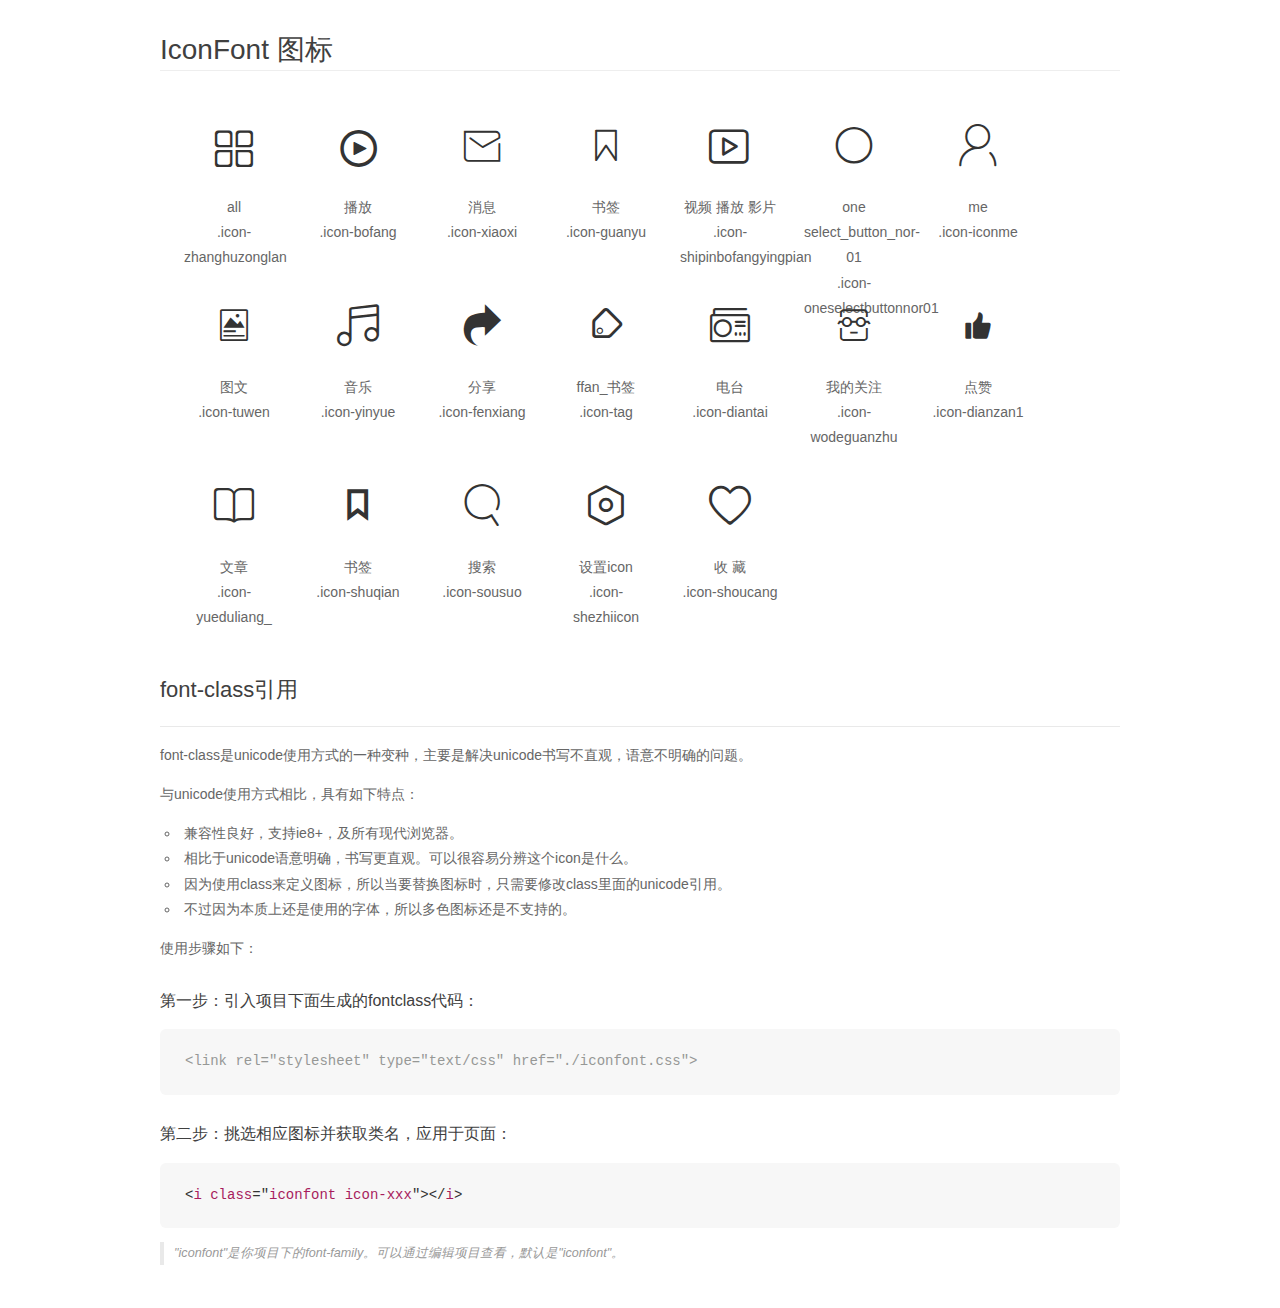
<file: assets/iconfont/demo_fontclass.html>
<!DOCTYPE html>
<html>
<head>
    <meta charset="utf-8"/>
    <title>IconFont</title>
    <link rel="stylesheet" href="demo.css">
    <link rel="stylesheet" href="iconfont.css">
</head>
<body>
    <div class="main markdown">
        <h1>IconFont 图标</h1>
        <ul class="icon_lists clear">
            
                <li>
                <i class="icon iconfont icon-zhanghuzonglan"></i>
                    <div class="name">all</div>
                    <div class="fontclass">.icon-zhanghuzonglan</div>
                </li>
            
                <li>
                <i class="icon iconfont icon-bofang"></i>
                    <div class="name">播放</div>
                    <div class="fontclass">.icon-bofang</div>
                </li>
            
                <li>
                <i class="icon iconfont icon-xiaoxi"></i>
                    <div class="name">消息</div>
                    <div class="fontclass">.icon-xiaoxi</div>
                </li>
            
                <li>
                <i class="icon iconfont icon-guanyu"></i>
                    <div class="name">书签</div>
                    <div class="fontclass">.icon-guanyu</div>
                </li>
            
                <li>
                <i class="icon iconfont icon-shipinbofangyingpian"></i>
                    <div class="name">视频 播放 影片</div>
                    <div class="fontclass">.icon-shipinbofangyingpian</div>
                </li>
            
                <li>
                <i class="icon iconfont icon-oneselectbuttonnor01"></i>
                    <div class="name">one select_button_nor-01</div>
                    <div class="fontclass">.icon-oneselectbuttonnor01</div>
                </li>
            
                <li>
                <i class="icon iconfont icon-iconme"></i>
                    <div class="name">me</div>
                    <div class="fontclass">.icon-iconme</div>
                </li>
            
                <li>
                <i class="icon iconfont icon-tuwen"></i>
                    <div class="name">图文</div>
                    <div class="fontclass">.icon-tuwen</div>
                </li>
            
                <li>
                <i class="icon iconfont icon-yinyue"></i>
                    <div class="name">音乐</div>
                    <div class="fontclass">.icon-yinyue</div>
                </li>
            
                <li>
                <i class="icon iconfont icon-fenxiang"></i>
                    <div class="name">分享</div>
                    <div class="fontclass">.icon-fenxiang</div>
                </li>
            
                <li>
                <i class="icon iconfont icon-tag"></i>
                    <div class="name">ffan_书签</div>
                    <div class="fontclass">.icon-tag</div>
                </li>
            
                <li>
                <i class="icon iconfont icon-diantai"></i>
                    <div class="name">电台</div>
                    <div class="fontclass">.icon-diantai</div>
                </li>
            
                <li>
                <i class="icon iconfont icon-wodeguanzhu"></i>
                    <div class="name">我的关注</div>
                    <div class="fontclass">.icon-wodeguanzhu</div>
                </li>
            
                <li>
                <i class="icon iconfont icon-dianzan1"></i>
                    <div class="name">点赞</div>
                    <div class="fontclass">.icon-dianzan1</div>
                </li>
            
                <li>
                <i class="icon iconfont icon-yueduliang_"></i>
                    <div class="name">文章</div>
                    <div class="fontclass">.icon-yueduliang_</div>
                </li>
            
                <li>
                <i class="icon iconfont icon-shuqian"></i>
                    <div class="name">书签</div>
                    <div class="fontclass">.icon-shuqian</div>
                </li>
            
                <li>
                <i class="icon iconfont icon-sousuo"></i>
                    <div class="name">搜索</div>
                    <div class="fontclass">.icon-sousuo</div>
                </li>
            
                <li>
                <i class="icon iconfont icon-shezhiicon"></i>
                    <div class="name">设置icon</div>
                    <div class="fontclass">.icon-shezhiicon</div>
                </li>
            
                <li>
                <i class="icon iconfont icon-shoucang"></i>
                    <div class="name">收 藏</div>
                    <div class="fontclass">.icon-shoucang</div>
                </li>
            
        </ul>

        <h2 id="font-class-">font-class引用</h2>
        <hr>

        <p>font-class是unicode使用方式的一种变种，主要是解决unicode书写不直观，语意不明确的问题。</p>
        <p>与unicode使用方式相比，具有如下特点：</p>
        <ul>
        <li>兼容性良好，支持ie8+，及所有现代浏览器。</li>
        <li>相比于unicode语意明确，书写更直观。可以很容易分辨这个icon是什么。</li>
        <li>因为使用class来定义图标，所以当要替换图标时，只需要修改class里面的unicode引用。</li>
        <li>不过因为本质上还是使用的字体，所以多色图标还是不支持的。</li>
        </ul>
        <p>使用步骤如下：</p>
        <h3 id="-fontclass-">第一步：引入项目下面生成的fontclass代码：</h3>


        <pre><code class="lang-js hljs javascript"><span class="hljs-comment">&lt;link rel="stylesheet" type="text/css" href="./iconfont.css"&gt;</span></code></pre>
        <h3 id="-">第二步：挑选相应图标并获取类名，应用于页面：</h3>
        <pre><code class="lang-css hljs">&lt;<span class="hljs-selector-tag">i</span> <span class="hljs-selector-tag">class</span>="<span class="hljs-selector-tag">iconfont</span> <span class="hljs-selector-tag">icon-xxx</span>"&gt;&lt;/<span class="hljs-selector-tag">i</span>&gt;</code></pre>
        <blockquote>
        <p>"iconfont"是你项目下的font-family。可以通过编辑项目查看，默认是"iconfont"。</p>
        </blockquote>
    </div>
</body>
</html>
</file>
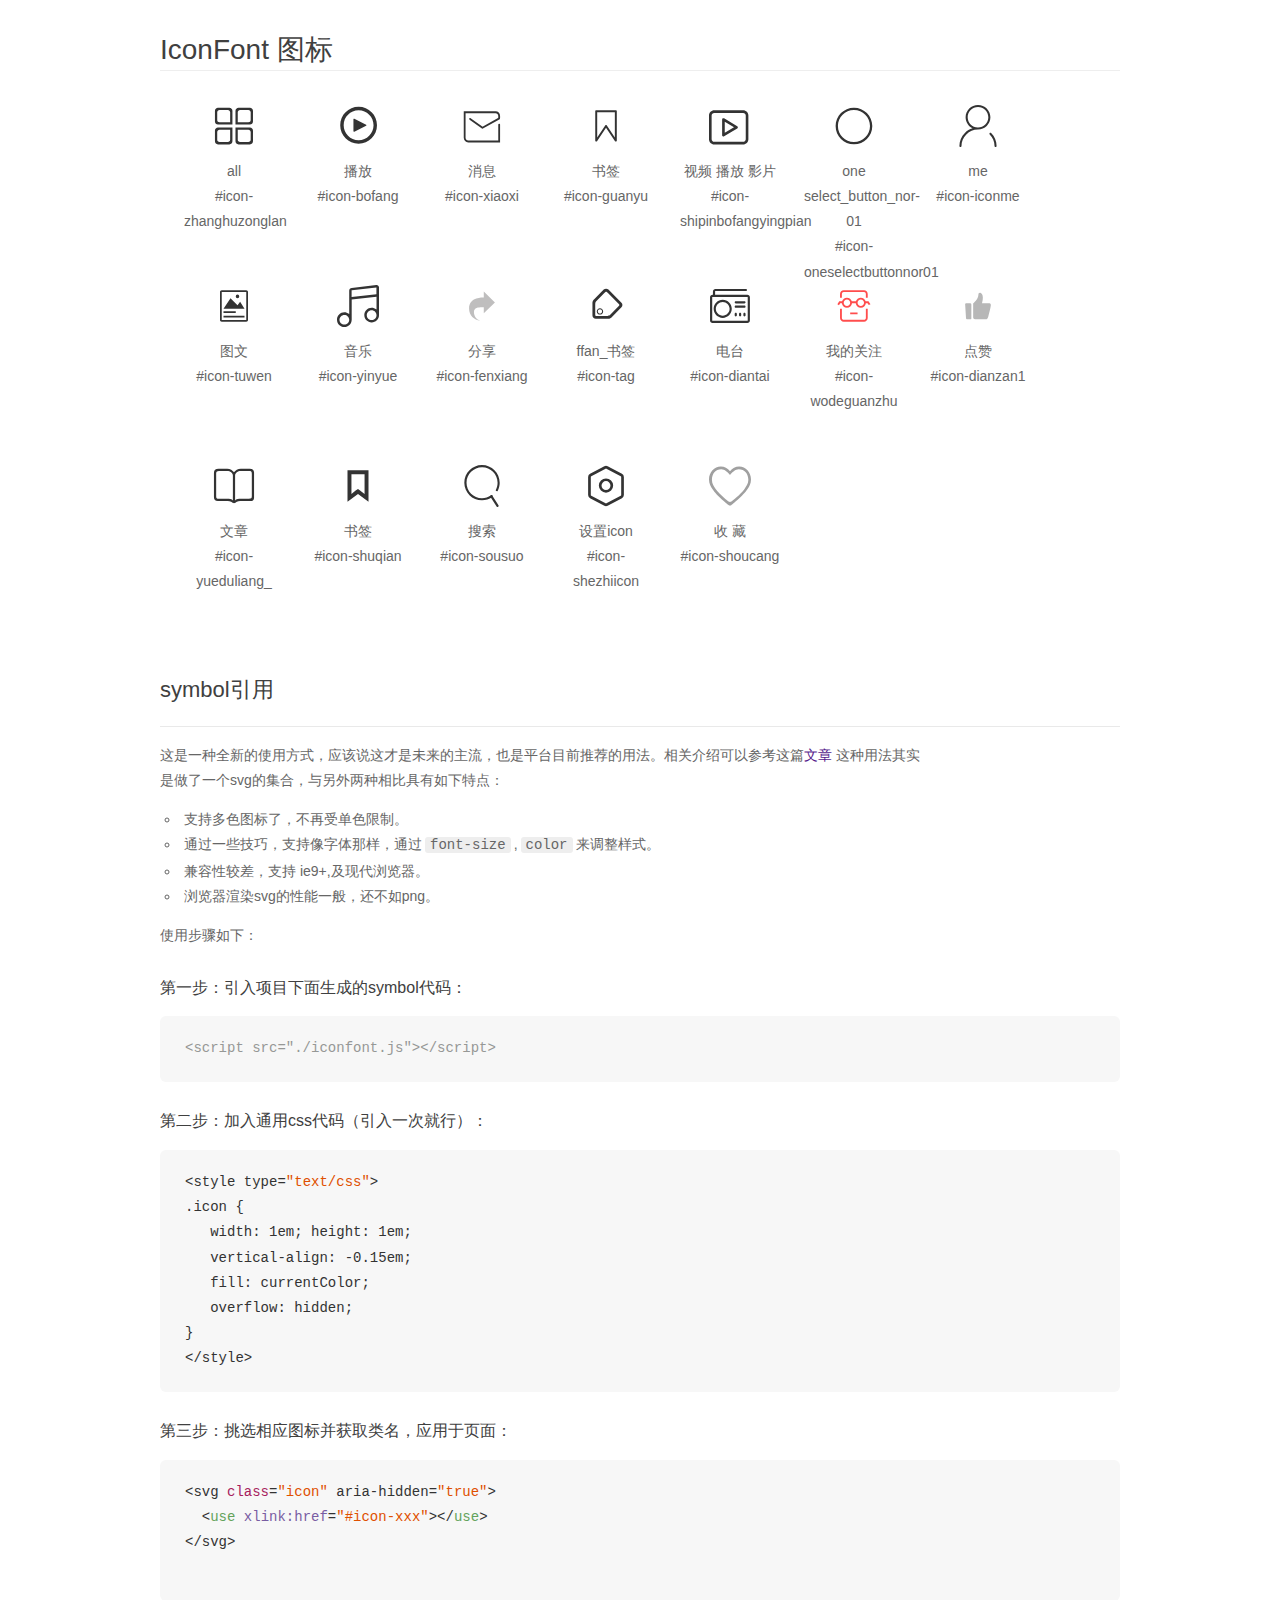
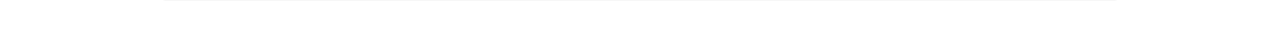
<file: assets/iconfont/demo_symbol.html>
<!DOCTYPE html>
<html>
<head>
    <meta charset="utf-8"/>
    <title>IconFont</title>
    <link rel="stylesheet" href="demo.css">
    <script src="iconfont.js"></script>

    <style type="text/css">
        .icon {
          /* 通过设置 font-size 来改变图标大小 */
          width: 1em; height: 1em;
          /* 图标和文字相邻时，垂直对齐 */
          vertical-align: -0.15em;
          /* 通过设置 color 来改变 SVG 的颜色/fill */
          fill: currentColor;
          /* path 和 stroke 溢出 viewBox 部分在 IE 下会显示
             normalize.css 中也包含这行 */
          overflow: hidden;
        }

    </style>
</head>
<body>
    <div class="main markdown">
        <h1>IconFont 图标</h1>
        <ul class="icon_lists clear">
            
                <li>
                    <svg class="icon" aria-hidden="true">
                        <use xlink:href="#icon-zhanghuzonglan"></use>
                    </svg>
                    <div class="name">all</div>
                    <div class="fontclass">#icon-zhanghuzonglan</div>
                </li>
            
                <li>
                    <svg class="icon" aria-hidden="true">
                        <use xlink:href="#icon-bofang"></use>
                    </svg>
                    <div class="name">播放</div>
                    <div class="fontclass">#icon-bofang</div>
                </li>
            
                <li>
                    <svg class="icon" aria-hidden="true">
                        <use xlink:href="#icon-xiaoxi"></use>
                    </svg>
                    <div class="name">消息</div>
                    <div class="fontclass">#icon-xiaoxi</div>
                </li>
            
                <li>
                    <svg class="icon" aria-hidden="true">
                        <use xlink:href="#icon-guanyu"></use>
                    </svg>
                    <div class="name">书签</div>
                    <div class="fontclass">#icon-guanyu</div>
                </li>
            
                <li>
                    <svg class="icon" aria-hidden="true">
                        <use xlink:href="#icon-shipinbofangyingpian"></use>
                    </svg>
                    <div class="name">视频 播放 影片</div>
                    <div class="fontclass">#icon-shipinbofangyingpian</div>
                </li>
            
                <li>
                    <svg class="icon" aria-hidden="true">
                        <use xlink:href="#icon-oneselectbuttonnor01"></use>
                    </svg>
                    <div class="name">one select_button_nor-01</div>
                    <div class="fontclass">#icon-oneselectbuttonnor01</div>
                </li>
            
                <li>
                    <svg class="icon" aria-hidden="true">
                        <use xlink:href="#icon-iconme"></use>
                    </svg>
                    <div class="name">me</div>
                    <div class="fontclass">#icon-iconme</div>
                </li>
            
                <li>
                    <svg class="icon" aria-hidden="true">
                        <use xlink:href="#icon-tuwen"></use>
                    </svg>
                    <div class="name">图文</div>
                    <div class="fontclass">#icon-tuwen</div>
                </li>
            
                <li>
                    <svg class="icon" aria-hidden="true">
                        <use xlink:href="#icon-yinyue"></use>
                    </svg>
                    <div class="name">音乐</div>
                    <div class="fontclass">#icon-yinyue</div>
                </li>
            
                <li>
                    <svg class="icon" aria-hidden="true">
                        <use xlink:href="#icon-fenxiang"></use>
                    </svg>
                    <div class="name">分享</div>
                    <div class="fontclass">#icon-fenxiang</div>
                </li>
            
                <li>
                    <svg class="icon" aria-hidden="true">
                        <use xlink:href="#icon-tag"></use>
                    </svg>
                    <div class="name">ffan_书签</div>
                    <div class="fontclass">#icon-tag</div>
                </li>
            
                <li>
                    <svg class="icon" aria-hidden="true">
                        <use xlink:href="#icon-diantai"></use>
                    </svg>
                    <div class="name">电台</div>
                    <div class="fontclass">#icon-diantai</div>
                </li>
            
                <li>
                    <svg class="icon" aria-hidden="true">
                        <use xlink:href="#icon-wodeguanzhu"></use>
                    </svg>
                    <div class="name">我的关注</div>
                    <div class="fontclass">#icon-wodeguanzhu</div>
                </li>
            
                <li>
                    <svg class="icon" aria-hidden="true">
                        <use xlink:href="#icon-dianzan1"></use>
                    </svg>
                    <div class="name">点赞</div>
                    <div class="fontclass">#icon-dianzan1</div>
                </li>
            
                <li>
                    <svg class="icon" aria-hidden="true">
                        <use xlink:href="#icon-yueduliang_"></use>
                    </svg>
                    <div class="name">文章</div>
                    <div class="fontclass">#icon-yueduliang_</div>
                </li>
            
                <li>
                    <svg class="icon" aria-hidden="true">
                        <use xlink:href="#icon-shuqian"></use>
                    </svg>
                    <div class="name">书签</div>
                    <div class="fontclass">#icon-shuqian</div>
                </li>
            
                <li>
                    <svg class="icon" aria-hidden="true">
                        <use xlink:href="#icon-sousuo"></use>
                    </svg>
                    <div class="name">搜索</div>
                    <div class="fontclass">#icon-sousuo</div>
                </li>
            
                <li>
                    <svg class="icon" aria-hidden="true">
                        <use xlink:href="#icon-shezhiicon"></use>
                    </svg>
                    <div class="name">设置icon</div>
                    <div class="fontclass">#icon-shezhiicon</div>
                </li>
            
                <li>
                    <svg class="icon" aria-hidden="true">
                        <use xlink:href="#icon-shoucang"></use>
                    </svg>
                    <div class="name">收 藏</div>
                    <div class="fontclass">#icon-shoucang</div>
                </li>
            
        </ul>


        <h2 id="symbol-">symbol引用</h2>
        <hr>

        <p>这是一种全新的使用方式，应该说这才是未来的主流，也是平台目前推荐的用法。相关介绍可以参考这篇<a href="">文章</a>
        这种用法其实是做了一个svg的集合，与另外两种相比具有如下特点：</p>
        <ul>
          <li>支持多色图标了，不再受单色限制。</li>
          <li>通过一些技巧，支持像字体那样，通过<code>font-size</code>,<code>color</code>来调整样式。</li>
          <li>兼容性较差，支持 ie9+,及现代浏览器。</li>
          <li>浏览器渲染svg的性能一般，还不如png。</li>
        </ul>
        <p>使用步骤如下：</p>
        <h3 id="-symbol-">第一步：引入项目下面生成的symbol代码：</h3>
        <pre><code class="lang-js hljs javascript"><span class="hljs-comment">&lt;script src="./iconfont.js"&gt;&lt;/script&gt;</span></code></pre>
        <h3 id="-css-">第二步：加入通用css代码（引入一次就行）：</h3>
        <pre><code class="lang-js hljs javascript">&lt;style type=<span class="hljs-string">"text/css"</span>&gt;
.icon {
   width: <span class="hljs-number">1</span>em; height: <span class="hljs-number">1</span>em;
   vertical-align: <span class="hljs-number">-0.15</span>em;
   fill: currentColor;
   overflow: hidden;
}
&lt;<span class="hljs-regexp">/style&gt;</span></code></pre>
        <h3 id="-">第三步：挑选相应图标并获取类名，应用于页面：</h3>
        <pre><code class="lang-js hljs javascript">&lt;svg <span class="hljs-class"><span class="hljs-keyword">class</span></span>=<span class="hljs-string">"icon"</span> aria-hidden=<span class="hljs-string">"true"</span>&gt;<span class="xml"><span class="hljs-tag">
  &lt;<span class="hljs-name">use</span> <span class="hljs-attr">xlink:href</span>=<span class="hljs-string">"#icon-xxx"</span>&gt;</span><span class="hljs-tag">&lt;/<span class="hljs-name">use</span>&gt;</span>
</span>&lt;<span class="hljs-regexp">/svg&gt;
        </span></code></pre>
    </div>
</body>
</html>
</file>
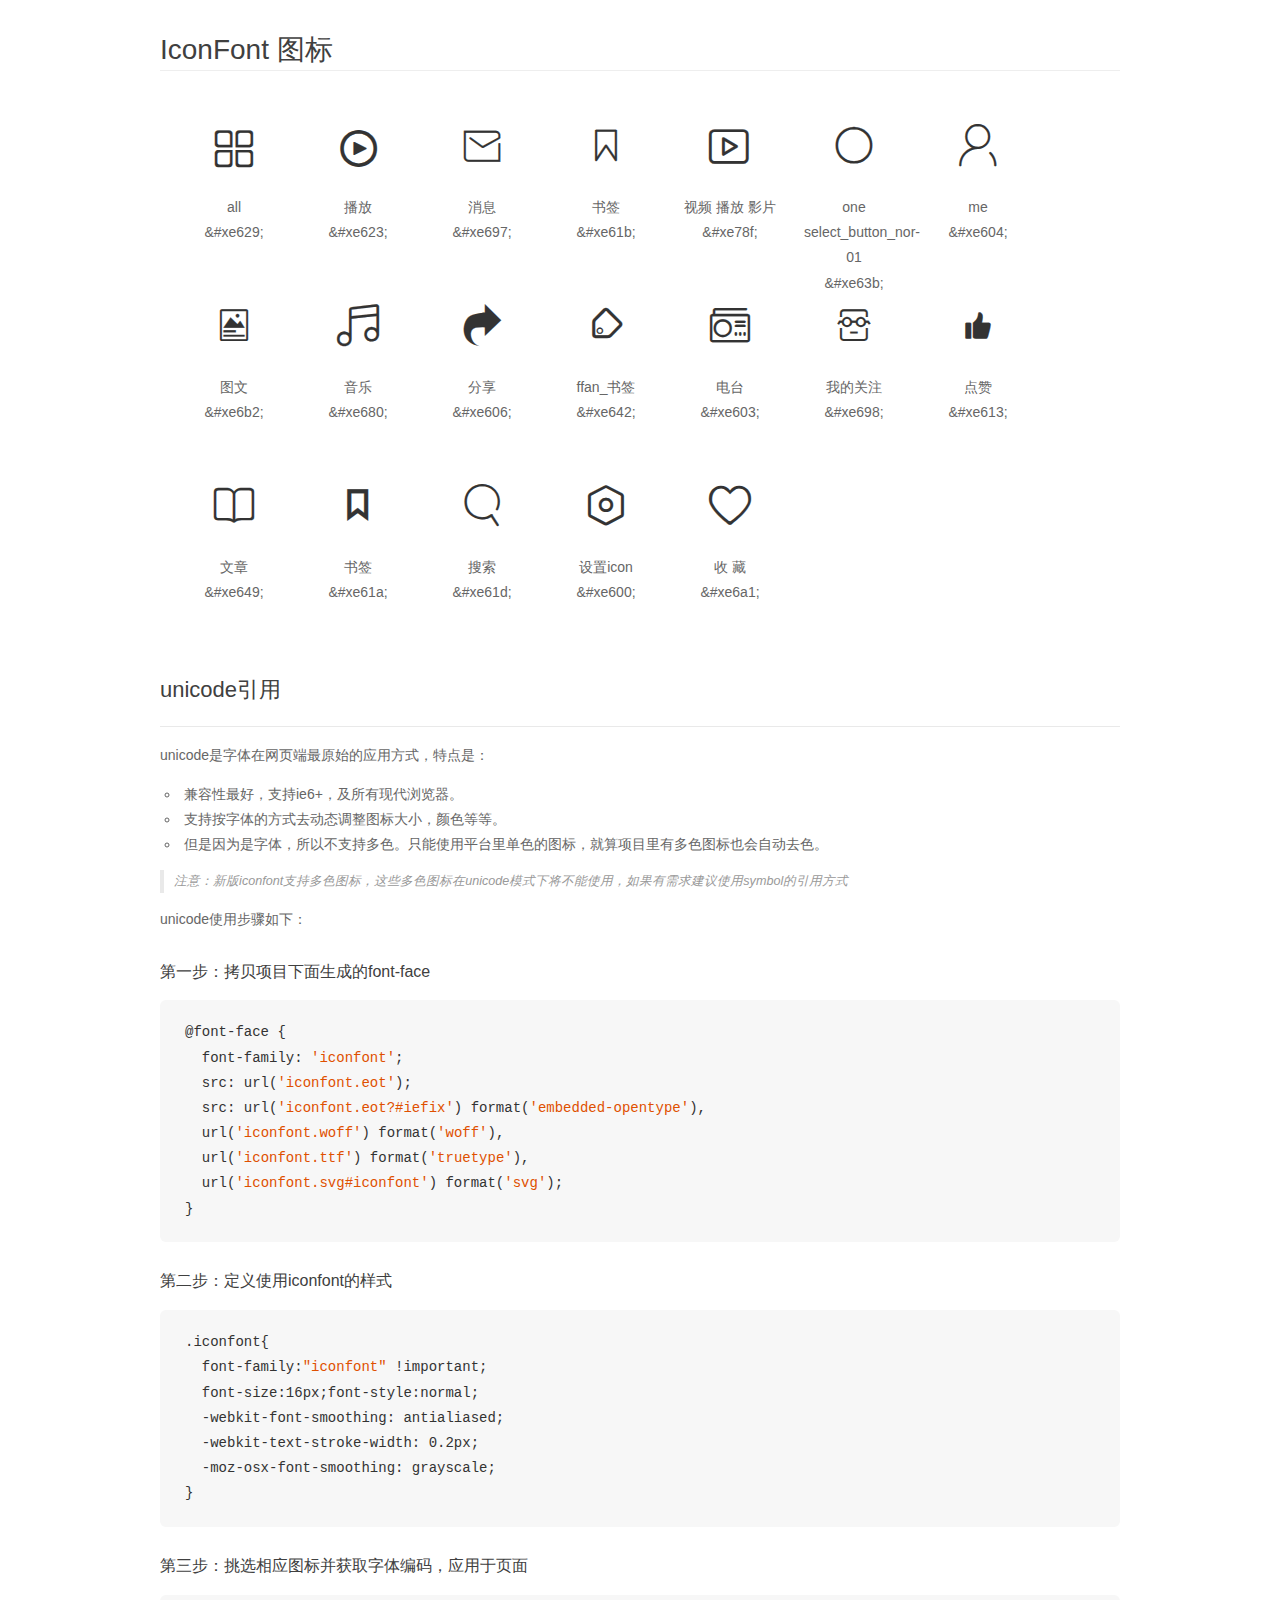
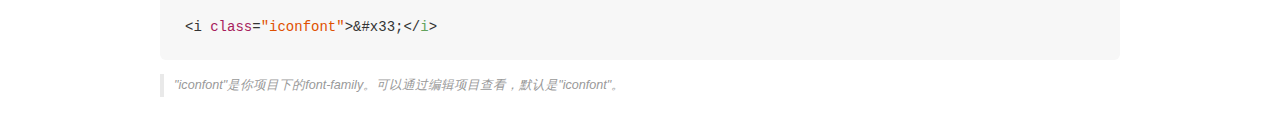
<file: assets/iconfont/demo_unicode.html>
<!DOCTYPE html>
<html>
<head>
    <meta charset="utf-8"/>
    <title>IconFont</title>
    <link rel="stylesheet" href="demo.css">

    <style type="text/css">

        @font-face {font-family: "iconfont";
          src: url('iconfont.eot'); /* IE9*/
          src: url('iconfont.eot#iefix') format('embedded-opentype'), /* IE6-IE8 */
          url('iconfont.woff') format('woff'), /* chrome, firefox */
          url('iconfont.ttf') format('truetype'), /* chrome, firefox, opera, Safari, Android, iOS 4.2+*/
          url('iconfont.svg#iconfont') format('svg'); /* iOS 4.1- */
        }

        .iconfont {
          font-family:"iconfont" !important;
          font-size:16px;
          font-style:normal;
          -webkit-font-smoothing: antialiased;
          -webkit-text-stroke-width: 0.2px;
          -moz-osx-font-smoothing: grayscale;
        }

    </style>
</head>
<body>
    <div class="main markdown">
        <h1>IconFont 图标</h1>
        <ul class="icon_lists clear">
            
                <li>
                <i class="icon iconfont">&#xe629;</i>
                    <div class="name">all</div>
                    <div class="code">&amp;#xe629;</div>
                </li>
            
                <li>
                <i class="icon iconfont">&#xe623;</i>
                    <div class="name">播放</div>
                    <div class="code">&amp;#xe623;</div>
                </li>
            
                <li>
                <i class="icon iconfont">&#xe697;</i>
                    <div class="name">消息</div>
                    <div class="code">&amp;#xe697;</div>
                </li>
            
                <li>
                <i class="icon iconfont">&#xe61b;</i>
                    <div class="name">书签</div>
                    <div class="code">&amp;#xe61b;</div>
                </li>
            
                <li>
                <i class="icon iconfont">&#xe78f;</i>
                    <div class="name">视频 播放 影片</div>
                    <div class="code">&amp;#xe78f;</div>
                </li>
            
                <li>
                <i class="icon iconfont">&#xe63b;</i>
                    <div class="name">one select_button_nor-01</div>
                    <div class="code">&amp;#xe63b;</div>
                </li>
            
                <li>
                <i class="icon iconfont">&#xe604;</i>
                    <div class="name">me</div>
                    <div class="code">&amp;#xe604;</div>
                </li>
            
                <li>
                <i class="icon iconfont">&#xe6b2;</i>
                    <div class="name">图文</div>
                    <div class="code">&amp;#xe6b2;</div>
                </li>
            
                <li>
                <i class="icon iconfont">&#xe680;</i>
                    <div class="name">音乐</div>
                    <div class="code">&amp;#xe680;</div>
                </li>
            
                <li>
                <i class="icon iconfont">&#xe606;</i>
                    <div class="name">分享</div>
                    <div class="code">&amp;#xe606;</div>
                </li>
            
                <li>
                <i class="icon iconfont">&#xe642;</i>
                    <div class="name">ffan_书签</div>
                    <div class="code">&amp;#xe642;</div>
                </li>
            
                <li>
                <i class="icon iconfont">&#xe603;</i>
                    <div class="name">电台</div>
                    <div class="code">&amp;#xe603;</div>
                </li>
            
                <li>
                <i class="icon iconfont">&#xe698;</i>
                    <div class="name">我的关注</div>
                    <div class="code">&amp;#xe698;</div>
                </li>
            
                <li>
                <i class="icon iconfont">&#xe613;</i>
                    <div class="name">点赞</div>
                    <div class="code">&amp;#xe613;</div>
                </li>
            
                <li>
                <i class="icon iconfont">&#xe649;</i>
                    <div class="name">文章</div>
                    <div class="code">&amp;#xe649;</div>
                </li>
            
                <li>
                <i class="icon iconfont">&#xe61a;</i>
                    <div class="name">书签</div>
                    <div class="code">&amp;#xe61a;</div>
                </li>
            
                <li>
                <i class="icon iconfont">&#xe61d;</i>
                    <div class="name">搜索</div>
                    <div class="code">&amp;#xe61d;</div>
                </li>
            
                <li>
                <i class="icon iconfont">&#xe600;</i>
                    <div class="name">设置icon</div>
                    <div class="code">&amp;#xe600;</div>
                </li>
            
                <li>
                <i class="icon iconfont">&#xe6a1;</i>
                    <div class="name">收 藏</div>
                    <div class="code">&amp;#xe6a1;</div>
                </li>
            
        </ul>
        <h2 id="unicode-">unicode引用</h2>
        <hr>

        <p>unicode是字体在网页端最原始的应用方式，特点是：</p>
        <ul>
        <li>兼容性最好，支持ie6+，及所有现代浏览器。</li>
        <li>支持按字体的方式去动态调整图标大小，颜色等等。</li>
        <li>但是因为是字体，所以不支持多色。只能使用平台里单色的图标，就算项目里有多色图标也会自动去色。</li>
        </ul>
        <blockquote>
        <p>注意：新版iconfont支持多色图标，这些多色图标在unicode模式下将不能使用，如果有需求建议使用symbol的引用方式</p>
        </blockquote>
        <p>unicode使用步骤如下：</p>
        <h3 id="-font-face">第一步：拷贝项目下面生成的font-face</h3>
        <pre><code class="lang-js hljs javascript">@font-face {
  font-family: <span class="hljs-string">'iconfont'</span>;
  src: url(<span class="hljs-string">'iconfont.eot'</span>);
  src: url(<span class="hljs-string">'iconfont.eot?#iefix'</span>) format(<span class="hljs-string">'embedded-opentype'</span>),
  url(<span class="hljs-string">'iconfont.woff'</span>) format(<span class="hljs-string">'woff'</span>),
  url(<span class="hljs-string">'iconfont.ttf'</span>) format(<span class="hljs-string">'truetype'</span>),
  url(<span class="hljs-string">'iconfont.svg#iconfont'</span>) format(<span class="hljs-string">'svg'</span>);
}
</code></pre>
        <h3 id="-iconfont-">第二步：定义使用iconfont的样式</h3>
        <pre><code class="lang-js hljs javascript">.iconfont{
  font-family:<span class="hljs-string">"iconfont"</span> !important;
  font-size:<span class="hljs-number">16</span>px;font-style:normal;
  -webkit-font-smoothing: antialiased;
  -webkit-text-stroke-width: <span class="hljs-number">0.2</span>px;
  -moz-osx-font-smoothing: grayscale;
}
</code></pre>
        <h3 id="-">第三步：挑选相应图标并获取字体编码，应用于页面</h3>
        <pre><code class="lang-js hljs javascript">&lt;i <span class="hljs-class"><span class="hljs-keyword">class</span></span>=<span class="hljs-string">"iconfont"</span>&gt;&amp;#x33;<span class="xml"><span class="hljs-tag">&lt;/<span class="hljs-name">i</span>&gt;</span></span></code></pre>

        <blockquote>
        <p>"iconfont"是你项目下的font-family。可以通过编辑项目查看，默认是"iconfont"。</p>
        </blockquote>
    </div>


</body>
</html>
</file>
<file: assets/iconfont/iconfont.css>
@font-face {font-family: "iconfont";
  src: url('iconfont.eot?t=1510240611829'); /* IE9*/
  src: url('iconfont.eot?t=1510240611829#iefix') format('embedded-opentype'), /* IE6-IE8 */
  url('[data-uri]') format('woff'),
  url('iconfont.ttf?t=1510240611829') format('truetype'), /* chrome, firefox, opera, Safari, Android, iOS 4.2+*/
  url('iconfont.svg?t=1510240611829#iconfont') format('svg'); /* iOS 4.1- */
}

.iconfont {
  font-family:"iconfont" !important;
  font-size:16px;
  font-style:normal;
  -webkit-font-smoothing: antialiased;
  -moz-osx-font-smoothing: grayscale;
}

.icon-zhanghuzonglan:before { content: "\e629"; }

.icon-bofang:before { content: "\e623"; }

.icon-xiaoxi:before { content: "\e697"; }

.icon-guanyu:before { content: "\e61b"; }

.icon-shipinbofangyingpian:before { content: "\e78f"; }

.icon-oneselectbuttonnor01:before { content: "\e63b"; }

.icon-iconme:before { content: "\e604"; }

.icon-tuwen:before { content: "\e6b2"; }

.icon-yinyue:before { content: "\e680"; }

.icon-fenxiang:before { content: "\e606"; }

.icon-tag:before { content: "\e642"; }

.icon-diantai:before { content: "\e603"; }

.icon-wodeguanzhu:before { content: "\e698"; }

.icon-dianzan1:before { content: "\e613"; }

.icon-yueduliang_:before { content: "\e649"; }

.icon-shuqian:before { content: "\e61a"; }

.icon-sousuo:before { content: "\e61d"; }

.icon-shezhiicon:before { content: "\e600"; }

.icon-shoucang:before { content: "\e6a1"; }
</file>
<file: assets/iconfont/demo.css>
*{margin: 0;padding: 0;list-style: none;}
/*
KISSY CSS Reset
理念：1. reset 的目的不是清除浏览器的默认样式，这仅是部分工作。清除和重置是紧密不可分的。
2. reset 的目的不是让默认样式在所有浏览器下一致，而是减少默认样式有可能带来的问题。
3. reset 期望提供一套普适通用的基础样式。但没有银弹，推荐根据具体需求，裁剪和修改后再使用。
特色：1. 适应中文；2. 基于最新主流浏览器。
维护：玉伯<lifesinger@gmail.com>, 正淳<ragecarrier@gmail.com>
 */

/** 清除内外边距 **/
body, h1, h2, h3, h4, h5, h6, hr, p, blockquote, /* structural elements 结构元素 */
dl, dt, dd, ul, ol, li, /* list elements 列表元素 */
pre, /* text formatting elements 文本格式元素 */
form, fieldset, legend, button, input, textarea, /* form elements 表单元素 */
th, td /* table elements 表格元素 */ {
  margin: 0;
  padding: 0;
}

/** 设置默认字体 **/
body,
button, input, select, textarea /* for ie */ {
  font: 12px/1.5 tahoma, arial, \5b8b\4f53, sans-serif;
}
h1, h2, h3, h4, h5, h6 { font-size: 100%; }
address, cite, dfn, em, var { font-style: normal; } /* 将斜体扶正 */
code, kbd, pre, samp { font-family: courier new, courier, monospace; } /* 统一等宽字体 */
small { font-size: 12px; } /* 小于 12px 的中文很难阅读，让 small 正常化 */

/** 重置列表元素 **/
ul, ol { list-style: none; }

/** 重置文本格式元素 **/
a { text-decoration: none; }
a:hover { text-decoration: underline; }


/** 重置表单元素 **/
legend { color: #000; } /* for ie6 */
fieldset, img { border: 0; } /* img 搭车：让链接里的 img 无边框 */
button, input, select, textarea { font-size: 100%; } /* 使得表单元素在 ie 下能继承字体大小 */
/* 注：optgroup 无法扶正 */

/** 重置表格元素 **/
table { border-collapse: collapse; border-spacing: 0; }

/* 清除浮动 */
.ks-clear:after, .clear:after {
  content: '\20';
  display: block;
  height: 0;
  clear: both;
}
.ks-clear, .clear {
  *zoom: 1;
}

.main {
  padding: 30px 100px;
width: 960px;
margin: 0 auto;
}
.main h1{font-size:36px; color:#333; text-align:left;margin-bottom:30px; border-bottom: 1px solid #eee;}

.helps{margin-top:40px;}
.helps pre{
  padding:20px;
  margin:10px 0;
  border:solid 1px #e7e1cd;
  background-color: #fffdef;
  overflow: auto;
}

.icon_lists{
  width: 100% !important;

}

.icon_lists li{
  float:left;
  width: 100px;
  height:180px;
  text-align: center;
  list-style: none !important;
}
.icon_lists .icon{
  font-size: 42px;
  line-height: 100px;
  margin: 10px 0;
  color:#333;
  -webkit-transition: font-size 0.25s ease-out 0s;
  -moz-transition: font-size 0.25s ease-out 0s;
  transition: font-size 0.25s ease-out 0s;

}
.icon_lists .icon:hover{
  font-size: 100px;
}



.markdown {
  color: #666;
  font-size: 14px;
  line-height: 1.8;
}

.highlight {
  line-height: 1.5;
}

.markdown img {
  vertical-align: middle;
  max-width: 100%;
}

.markdown h1 {
  color: #404040;
  font-weight: 500;
  line-height: 40px;
  margin-bottom: 24px;
}

.markdown h2,
.markdown h3,
.markdown h4,
.markdown h5,
.markdown h6 {
  color: #404040;
  margin: 1.6em 0 0.6em 0;
  font-weight: 500;
  clear: both;
}

.markdown h1 {
  font-size: 28px;
}

.markdown h2 {
  font-size: 22px;
}

.markdown h3 {
  font-size: 16px;
}

.markdown h4 {
  font-size: 14px;
}

.markdown h5 {
  font-size: 12px;
}

.markdown h6 {
  font-size: 12px;
}

.markdown hr {
  height: 1px;
  border: 0;
  background: #e9e9e9;
  margin: 16px 0;
  clear: both;
}

.markdown p,
.markdown pre {
  margin: 1em 0;
}

.markdown > p,
.markdown > blockquote,
.markdown > .highlight,
.markdown > ol,
.markdown > ul {
  width: 80%;
}

.markdown ul > li {
  list-style: circle;
}

.markdown > ul li,
.markdown blockquote ul > li {
  margin-left: 20px;
  padding-left: 4px;
}

.markdown > ul li p,
.markdown > ol li p {
  margin: 0.6em 0;
}

.markdown ol > li {
  list-style: decimal;
}

.markdown > ol li,
.markdown blockquote ol > li {
  margin-left: 20px;
  padding-left: 4px;
}

.markdown code {
  margin: 0 3px;
  padding: 0 5px;
  background: #eee;
  border-radius: 3px;
}

.markdown pre {
  border-radius: 6px;
  background: #f7f7f7;
  padding: 20px;
}

.markdown pre code {
  border: none;
  background: #f7f7f7;
  margin: 0;
}

.markdown strong,
.markdown b {
  font-weight: 600;
}

.markdown > table {
  border-collapse: collapse;
  border-spacing: 0px;
  empty-cells: show;
  border: 1px solid #e9e9e9;
  width: 95%;
  margin-bottom: 24px;
}

.markdown > table th {
  white-space: nowrap;
  color: #333;
  font-weight: 600;

}

.markdown > table th,
.markdown > table td {
  border: 1px solid #e9e9e9;
  padding: 8px 16px;
  text-align: left;
}

.markdown > table th {
  background: #F7F7F7;
}

.markdown blockquote {
  font-size: 90%;
  color: #999;
  border-left: 4px solid #e9e9e9;
  padding-left: 0.8em;
  margin: 1em 0;
  font-style: italic;
}

.markdown blockquote p {
  margin: 0;
}

.markdown .anchor {
  opacity: 0;
  transition: opacity 0.3s ease;
  margin-left: 8px;
}

.markdown .waiting {
  color: #ccc;
}

.markdown h1:hover .anchor,
.markdown h2:hover .anchor,
.markdown h3:hover .anchor,
.markdown h4:hover .anchor,
.markdown h5:hover .anchor,
.markdown h6:hover .anchor {
  opacity: 1;
  display: inline-block;
}

.markdown > br,
.markdown > p > br {
  clear: both;
}


.hljs {
  display: block;
  background: white;
  padding: 0.5em;
  color: #333333;
  overflow-x: auto;
}

.hljs-comment,
.hljs-meta {
  color: #969896;
}

.hljs-string,
.hljs-variable,
.hljs-template-variable,
.hljs-strong,
.hljs-emphasis,
.hljs-quote {
  color: #df5000;
}

.hljs-keyword,
.hljs-selector-tag,
.hljs-type {
  color: #a71d5d;
}

.hljs-literal,
.hljs-symbol,
.hljs-bullet,
.hljs-attribute {
  color: #0086b3;
}

.hljs-section,
.hljs-name {
  color: #63a35c;
}

.hljs-tag {
  color: #333333;
}

.hljs-title,
.hljs-attr,
.hljs-selector-id,
.hljs-selector-class,
.hljs-selector-attr,
.hljs-selector-pseudo {
  color: #795da3;
}

.hljs-addition {
  color: #55a532;
  background-color: #eaffea;
}

.hljs-deletion {
  color: #bd2c00;
  background-color: #ffecec;
}

.hljs-link {
  text-decoration: underline;
}

pre{
  background: #fff;
}
</file>
